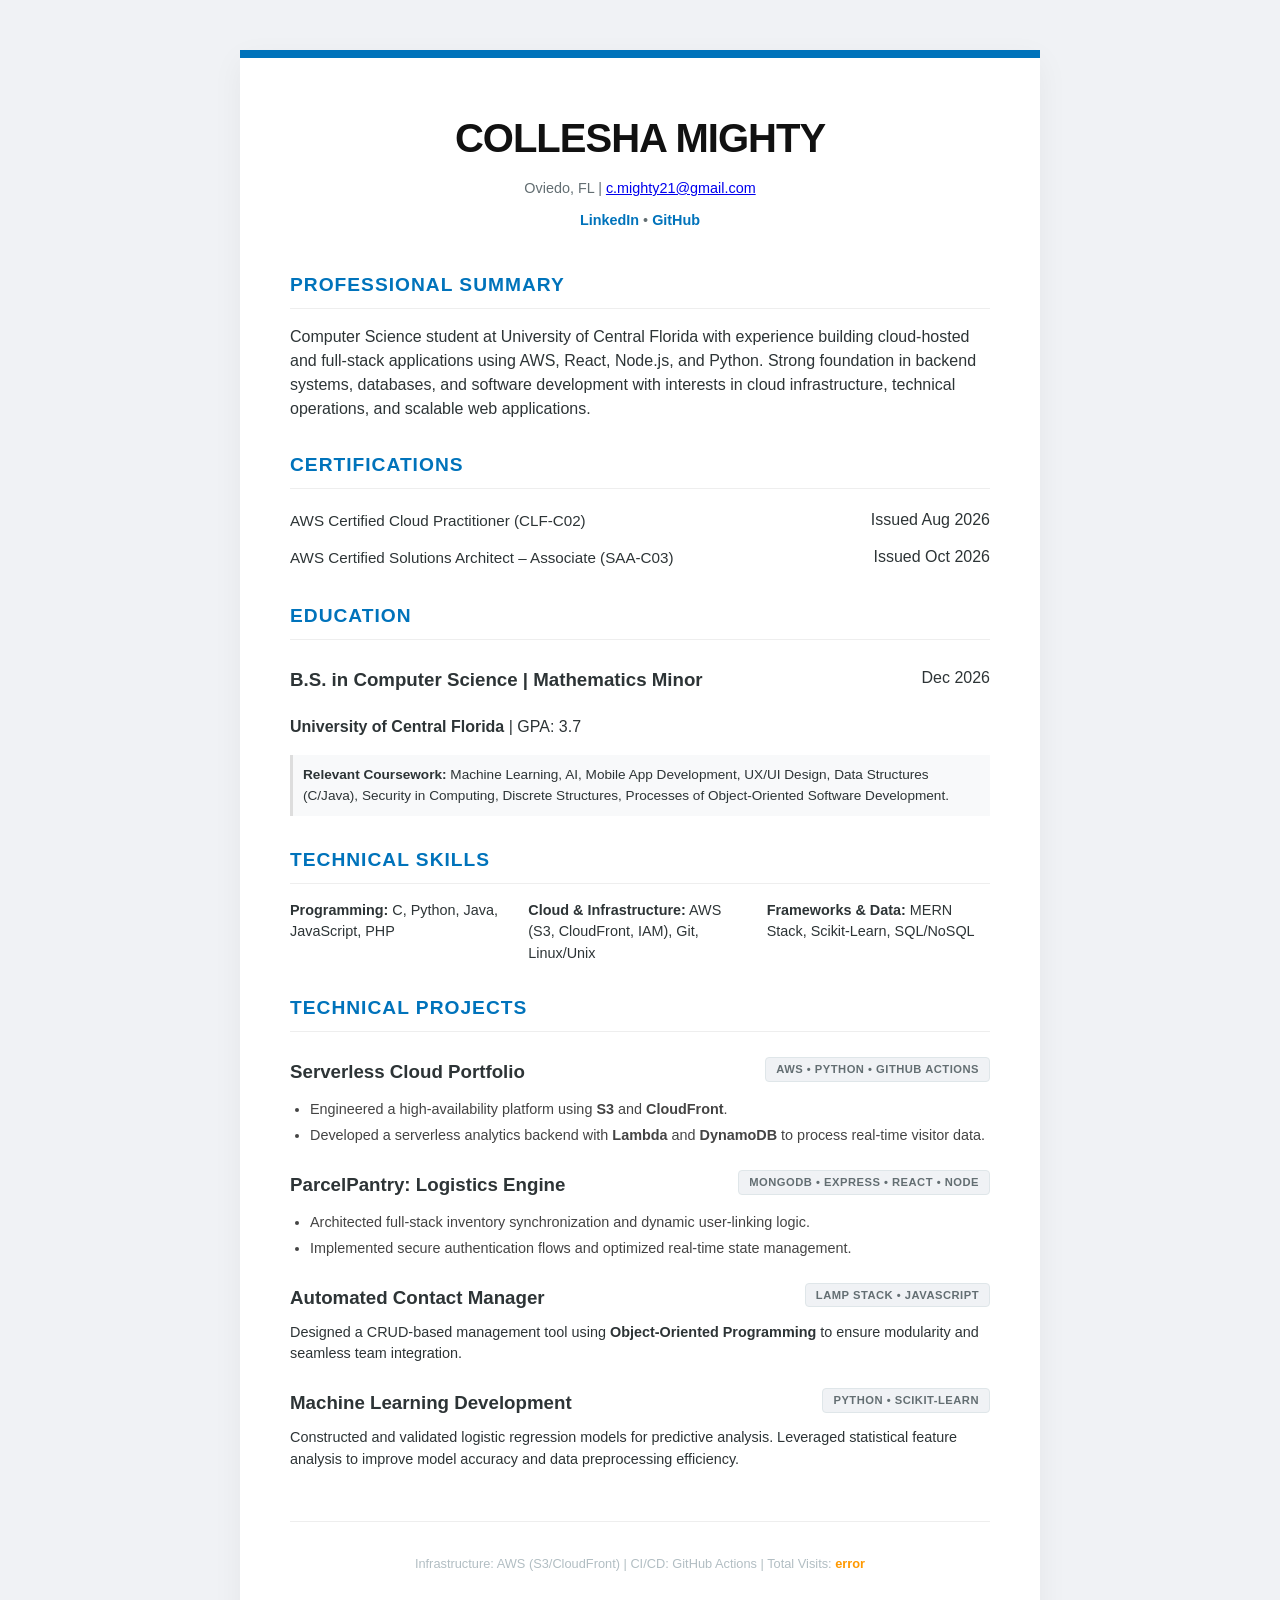
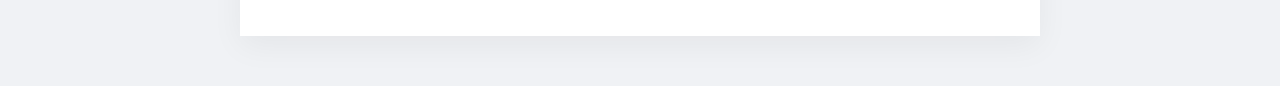
<file: frontend/index.html>
<!DOCTYPE html>
<html lang="en">
<head>
    <meta charset="UTF-8">
    <meta name="viewport" content="width=device-width, initial-scale=1.0">
    <title>Collesha Mighty | Cloud Resume</title>
    <link rel="stylesheet" href="style.css">
</head>
<body>
    <div class="container">
        <header>
            <h1>COLLESHA MIGHTY</h1>
            <div class="contact-info">
                <span>Oviedo, FL | 
                <a href="mailto:c.mighty21@gmail.com">c.mighty21@gmail.com</a></span>
                <div class="social-links">
                     <a href="https://www.linkedin.com/in/collesha-mighty-482b72227/">LinkedIn</a> • <a href="https://github.com/collesha">GitHub</a>
                </div>
            </div>
        </header>

        <section id="objective">
            <h2>Professional Summary</h2>
            <p>Computer Science student at University of Central Florida with experience building cloud-hosted and full-stack applications using AWS, React, Node.js, and Python. Strong foundation in backend systems, databases, and software development with interests in cloud infrastructure, technical operations, and scalable web applications.</p> 
        </section>

        <section id="certifications">
            <h2>Certifications</h2>
            <div class="entry">
                <div class="entry-header">
                    <h4>AWS Certified Cloud Practitioner (CLF-C02)</h4>
                    <span>Issued Aug 2026</span>
                </div>
            </div>
            <div class="entry">
                <div class="entry-header">
                    <h4>AWS Certified Solutions Architect – Associate (SAA-C03)</h4>
                    <span>Issued Oct 2026</span>
                </div>
            </div>
        </section>

        <section id="education">
            <h2>Education</h2>
            <div class="entry">
                <div class="entry-header">
                    <h3>B.S. in Computer Science | Mathematics Minor</h3>
                    <span>Dec 2026</span>
                </div>
                <p><strong>University of Central Florida</strong> | GPA: 3.7</p>
                <p class="coursework"><strong>Relevant Coursework:</strong> Machine Learning, AI, Mobile App Development, UX/UI Design, Data Structures (C/Java), Security in Computing, Discrete Structures, Processes of Object-Oriented Software Development.</p>
            </div>
        </section>

        <section id="skills">
            <h2>Technical Skills</h2>
            <div class="skills-grid">
                <div class="skill-category">
                    <strong>Programming:</strong> C, Python, Java, JavaScript, PHP
                </div>
                <div class="skill-category">
                    <strong>Cloud & Infrastructure:</strong> AWS (S3, CloudFront, IAM), Git, Linux/Unix
                </div>
                <div class="skill-category">
                    <strong>Frameworks & Data:</strong> MERN Stack, Scikit-Learn, SQL/NoSQL
                </div>
            </div>
        </section>

        <section id="projects">
            <h2>Technical Projects</h2>

            <div class="entry">
                <div class="entry-header">
                    <h3>Serverless Cloud Portfolio</h3>
                    <span class="tech-tag">AWS • Python • GitHub Actions</span>
                </div>
                <ul>
                    <li>Engineered a high-availability platform using <strong>S3</strong> and <strong>CloudFront</strong>.</li>
                    <li>Developed a serverless analytics backend with <strong>Lambda</strong> and <strong>DynamoDB</strong> to process real-time visitor data.</li>
                </ul>
            </div>

            <div class="entry">
                <div class="entry-header">
                    <h3>ParcelPantry: Logistics Engine</h3>
                    <span class="tech-tag">MongoDB • Express • React • Node</span>
                </div>
                <ul>
                    <li>Architected full-stack inventory synchronization and dynamic user-linking logic.</li>
                    <li>Implemented secure authentication flows and optimized real-time state management.</li>
                </ul>
            </div>

            <div class="entry">
                <div class="entry-header">
                    <h3>Automated Contact Manager</h3>
                    <span class="tech-tag">LAMP Stack • JavaScript</span>
                </div>
                <p>Designed a CRUD-based management tool using <strong>Object-Oriented Programming</strong> to ensure modularity and seamless team integration.</p>
            </div>

            <div class="entry">
                <div class="entry-header">
                    <h3>Machine Learning Development</h3>
                    <span class="tech-tag">Python • Scikit-Learn</span>
                </div>
                <p>Constructed and validated logistic regression models for predictive analysis. Leveraged statistical feature analysis to improve model accuracy and data preprocessing efficiency.</p>
            </div>
        </section>

        <footer>
            <p>Infrastructure: AWS (S3/CloudFront) | CI/CD: GitHub Actions | Total Visits: <span id="counter">loading...</span></p>
        </footer>
    </div>
    <script src="counter.js"></script>
</body>
</html>
</file>
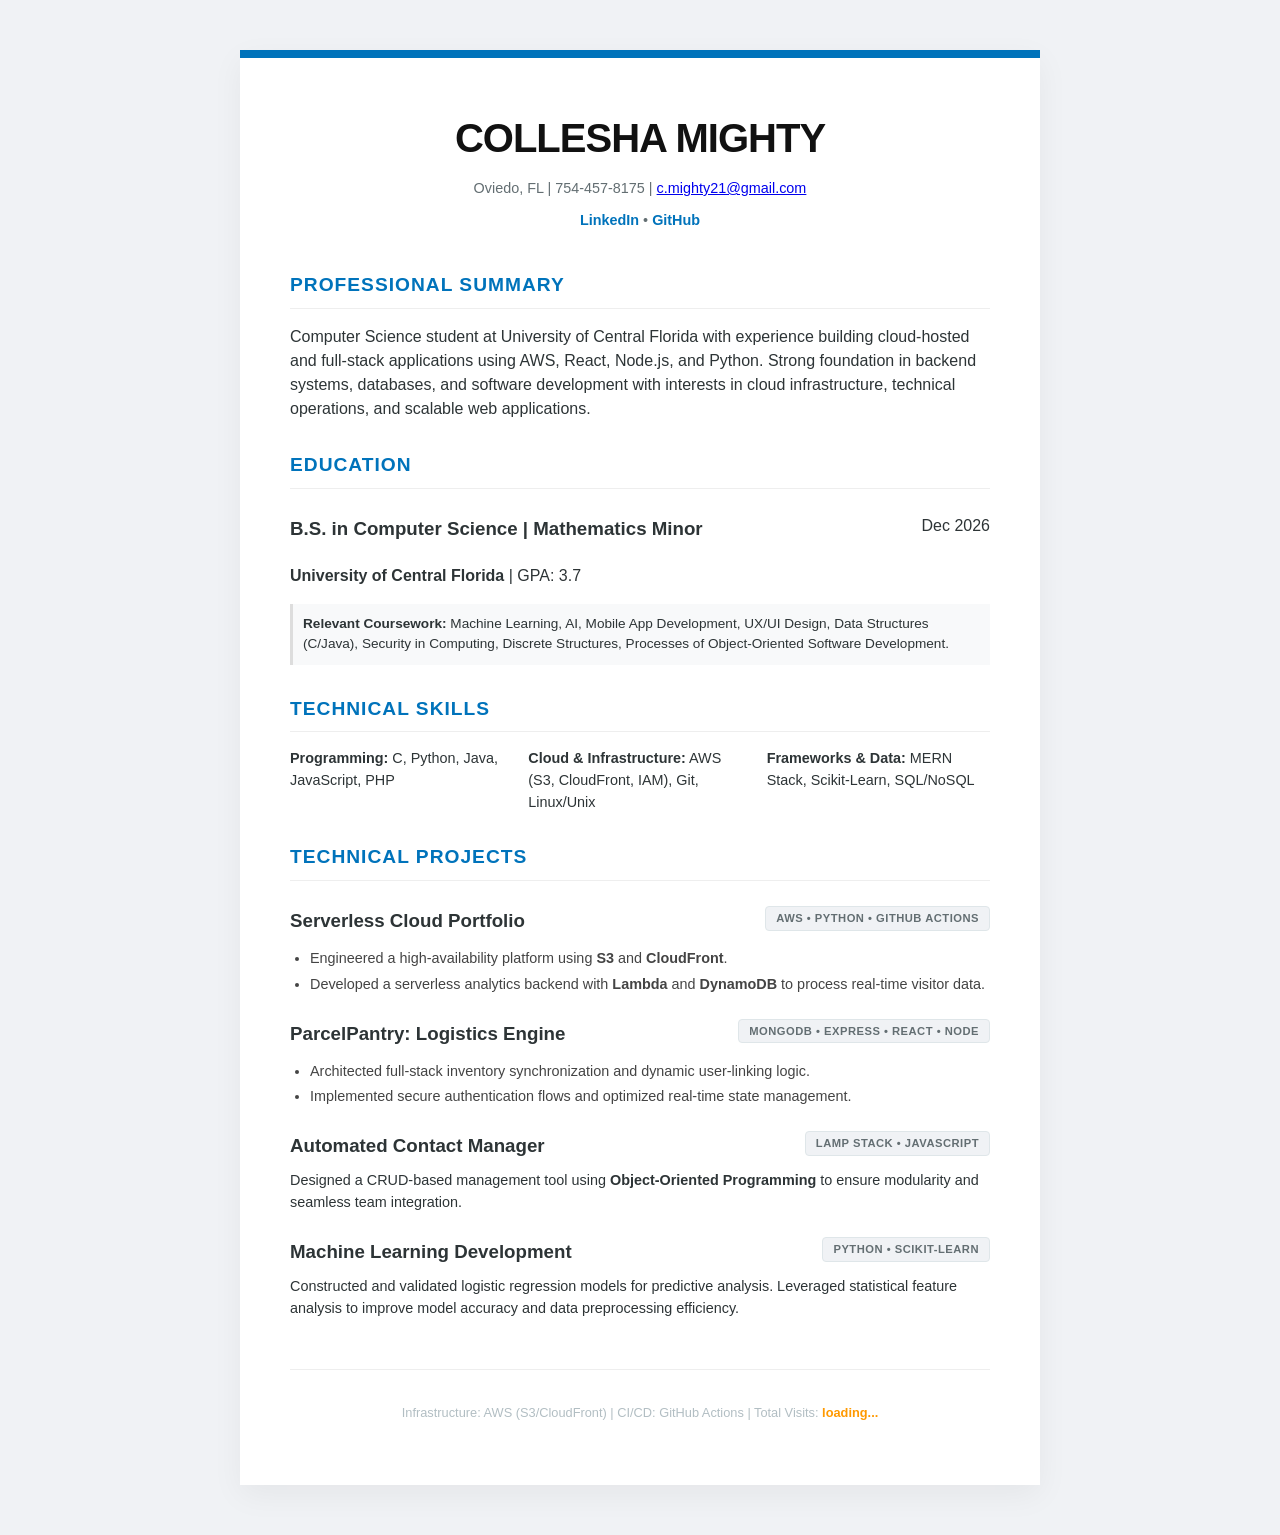
<file: website/index.html>
<!DOCTYPE html>
<html lang="en">
<head>
    <meta charset="UTF-8">
    <meta name="viewport" content="width=device-width, initial-scale=1.0">
    <title>Collesha Mighty | Cloud Resume</title>
    <link rel="stylesheet" href="style.css">
</head>
<body>
    <div class="container">
        <header>
            <h1>COLLESHA MIGHTY</h1>
            <div class="contact-info">
                <span>Oviedo, FL</span> | <span>754-457-8175</span> | 
                <a href="mailto:c.mighty21@gmail.com">c.mighty21@gmail.com</a>
                <div class="social-links">
                     <a href="https://www.linkedin.com/in/collesha-mighty-482b72227/">LinkedIn</a> • <a href="https://github.com/collesha">GitHub</a>
            </div>
        </div>
        </header>

        <section id="objective">
            <h2>Professional Summary</h2>
            <p> Computer Science student at University of Central Florida with experience building cloud-hosted and full-stack applications
                using AWS, React, Node.js, and Python. Strong foundation in backend systems, databases, and software development with interests in cloud infrastructure, technical operations, and scalable web applications.</p> 
        </section>

        <section id="education">
            <h2>Education</h2>
            <div class="entry">
                <div class="entry-header">
                    <h3>B.S. in Computer Science | Mathematics Minor</h3>
                <span>Dec 2026</span>
            </div>
            <p><strong>University of Central Florida</strong> | GPA: 3.7</p>
                <p class="coursework"><strong>Relevant Coursework:</strong> Machine Learning, AI, Mobile App Development, UX/UI Design, 
                    Data Structures (C/Java), Security in Computing, Discrete Structures, Processes of Object-Oriented Software Development.</p>
            </div>
        </section>

        <section id="skills">
            <h2>Technical Skills</h2>
            <div class="skills-grid">
            <div class="skill-category">
                <strong>Programming:</strong> C, Python, Java, JavaScript, PHP
            </div>
            <div class="skill-category">
                <strong>Cloud & Infrastructure:</strong> AWS (S3, CloudFront, IAM), Git, Linux/Unix
            </div>
            <div class="skill-category">
                <strong>Frameworks & Data:</strong> MERN Stack, Scikit-Learn, SQL/NoSQL
            </div>
        </div>
        </section>

<section id="projects">
        <h2>Technical Projects</h2>

        <div class="entry">
<div class="entry-header">
            <h3>Serverless Cloud Portfolio</h3>
            <span class="tech-tag">AWS • Python • GitHub Actions</span>
        </div>
        <ul>
        <li>Engineered a high-availability platform using <strong>S3</strong> and <strong>CloudFront</strong>. </li>
        <li> Developed a serverless analytics backend with <strong>Lambda</strong> and <strong>DynamoDB</strong> to process real-time visitor data.</li>
        </ul>
    </div>

    <div class="entry">
        <div class="entry-header">
            <h3>ParcelPantry: Logistics Engine</h3>
            <span class="tech-tag">MongoDB • Express • React • Node</span>
        </div>
        <ul>
            <li>Architected full-stack inventory synchronization and dynamic user-linking logic.</li>
            <li>Implemented secure authentication flows and optimized real-time state management.</li>
        </ul>
    </div>

    <div class="entry">
        <div class="entry-header">
            <h3>Automated Contact Manager</h3>
            <span class="tech-tag">LAMP Stack • JavaScript</span>
        </div>
        <p>Designed a CRUD-based management tool using <strong>Object-Oriented Programming</strong> to ensure modularity and seamless team integration.</p>
    </div>

    <div class="entry">
        <div class="entry-header">
            <h3>Machine Learning Development</h3>
            <span class="tech-tag">Python • Scikit-Learn</span>
        </div>
            <p>Constructed and validated logistic regression models for predictive analysis. Leveraged statistical feature analysis to improve model accuracy and data preprocessing efficiency.</p>
        </div>
    </section>

    <footer>
        <p>Infrastructure: AWS (S3/CloudFront) | CI/CD: GitHub Actions | Total Visits: <span id="counter">loading...</span></p>
    </footer>
</div>
</body>
</html>
</file>
<file: frontend/style.css>
:root {
    --primary: #0073bb; 
    --accent: #ff9900; 
    --text: #2d3436;
    --bg: #f0f2f5;
}
body {
    font-family: 'Inter', -apple-system, sans-serif;
    line-height: 1.5;
    color: var(--text);
    max-width: 800px;
    margin: 0 auto;
    padding: 50px 20px;
    background-color: var(--bg);
}

.container {
    max-width: 850px;
    margin: 0 auto;
    background: white;
    padding: 50px;
    border-top: 8px solid var(--primary);
    box-shadow: 0 10px 30px rgba(0,0,0,0.05);
}

header {
    text-align: center;
    margin-bottom: 40px;
}
header h1 {
    font-size: 2.5rem;
    letter-spacing: -1px;
    color: #111;
    margin: 0;
}

.contact-info { font-size: 0.9rem; color: #636e72; margin-top: 10px; }
.social-links { margin-top: 10px; }
.social-links a { color: var(--primary); text-decoration: none; font-weight: 600; }

h2 { 
font-size: 1.2rem;
    text-transform: uppercase;
    letter-spacing: 1px;
    color: var(--primary);
    border-bottom: 1px solid #eee;
    padding-bottom: 8px;
    margin-top: 30px;
} 
.entry-header {
    display: flex;
    justify-content: space-between;
    align-items: baseline;
}

h3 { margin: 10px 0 5px 0; color: #2d3436;}
.coursework {
    font-size: 0.85rem;
    background: #f8f9fa;
    padding: 10px;
    border-left: 3px solid #ddd;
}

.skills-grid {
    display: grid;
    grid-template-columns: repeat(auto-fit, minmax(200px, 1fr));
    gap: 15px;
    font-size: 0.9rem;
}

footer {
    margin-top: 50px;
    padding-top: 20px;
    border-top: 1px solid #eee;
    text-align: center;
    font-size: 0.8rem;
    color: #b2bec3;
}
#counter {
    font-weight: bold;
    color: var(--accent);
}


.entry-header {
    display: flex;
    justify-content: space-between;
    align-items: center; /* Changed from baseline to center for better tag alignment */
    margin-bottom: 5px;
}

.tech-tag {
    font-size: 0.7rem;
    color: #636e72;
    background: #f0f2f5;
    padding: 3px 10px;
    border-radius: 4px;
    font-weight: 600;
    text-transform: uppercase;
    letter-spacing: 0.5px;
    border: 1px solid #dfe6e9;
}

#projects ul {
    margin-top: 8px;
    padding-left: 20px;
    font-size: 0.9rem;
    color: #444;
}

#projects li {
    margin-bottom: 4px;
}

#projects p {
    margin-top: 5px;
    font-size: 0.9rem;
}

#certifications h4 {
    margin: 5px 0 3px 0;
    font-size: 0.95rem;
    font-weight: 500;
    color: #2d3436;
}

#certifications .entry {
    margin-bottom: 6px;
}
</file>
<file: website/style.css>
:root {
    --primary: #0073bb; 
    --accent: #ff9900; 
    --text: #2d3436;
    --bg: #f0f2f5;
}
body {
    font-family: 'Inter', -apple-system, sans-serif;
    line-height: 1.5;
    color: var(--text);
    max-width: 800px;
    margin: 0 auto;
    padding: 50px 20px;
    background-color: var(--bg);
}

.container {
    max-width: 850px;
    margin: 0 auto;
    background: white;
    padding: 50px;
    border-top: 8px solid var(--primary);
    box-shadow: 0 10px 30px rgba(0,0,0,0.05);
}

header {
    text-align: center;
    margin-bottom: 40px;
}
header h1 {
    font-size: 2.5rem;
    letter-spacing: -1px;
    color: #111;
    margin: 0;
}

.contact-info { font-size: 0.9rem; color: #636e72; margin-top: 10px; }
.social-links { margin-top: 10px; }
.social-links a { color: var(--primary); text-decoration: none; font-weight: 600; }

h2 { 
font-size: 1.2rem;
    text-transform: uppercase;
    letter-spacing: 1px;
    color: var(--primary);
    border-bottom: 1px solid #eee;
    padding-bottom: 8px;
    margin-top: 30px;
} 
.entry-header {
    display: flex;
    justify-content: space-between;
    align-items: baseline;
}

h3 { margin: 10px 0 5px 0; color: #2d3436;}
.coursework {
    font-size: 0.85rem;
    background: #f8f9fa;
    padding: 10px;
    border-left: 3px solid #ddd;
}

.skills-grid {
    display: grid;
    grid-template-columns: repeat(auto-fit, minmax(200px, 1fr));
    gap: 15px;
    font-size: 0.9rem;
}

footer {
    margin-top: 50px;
    padding-top: 20px;
    border-top: 1px solid #eee;
    text-align: center;
    font-size: 0.8rem;
    color: #b2bec3;
}
#counter {
    font-weight: bold;
    color: var(--accent);
}


.entry-header {
    display: flex;
    justify-content: space-between;
    align-items: center; /* Changed from baseline to center for better tag alignment */
    margin-bottom: 5px;
}

.tech-tag {
    font-size: 0.7rem;
    color: #636e72;
    background: #f0f2f5;
    padding: 3px 10px;
    border-radius: 4px;
    font-weight: 600;
    text-transform: uppercase;
    letter-spacing: 0.5px;
    border: 1px solid #dfe6e9;
}

#projects ul {
    margin-top: 8px;
    padding-left: 20px;
    font-size: 0.9rem;
    color: #444;
}

#projects li {
    margin-bottom: 4px;
}

#projects p {
    margin-top: 5px;
    font-size: 0.9rem;
}
</file>
